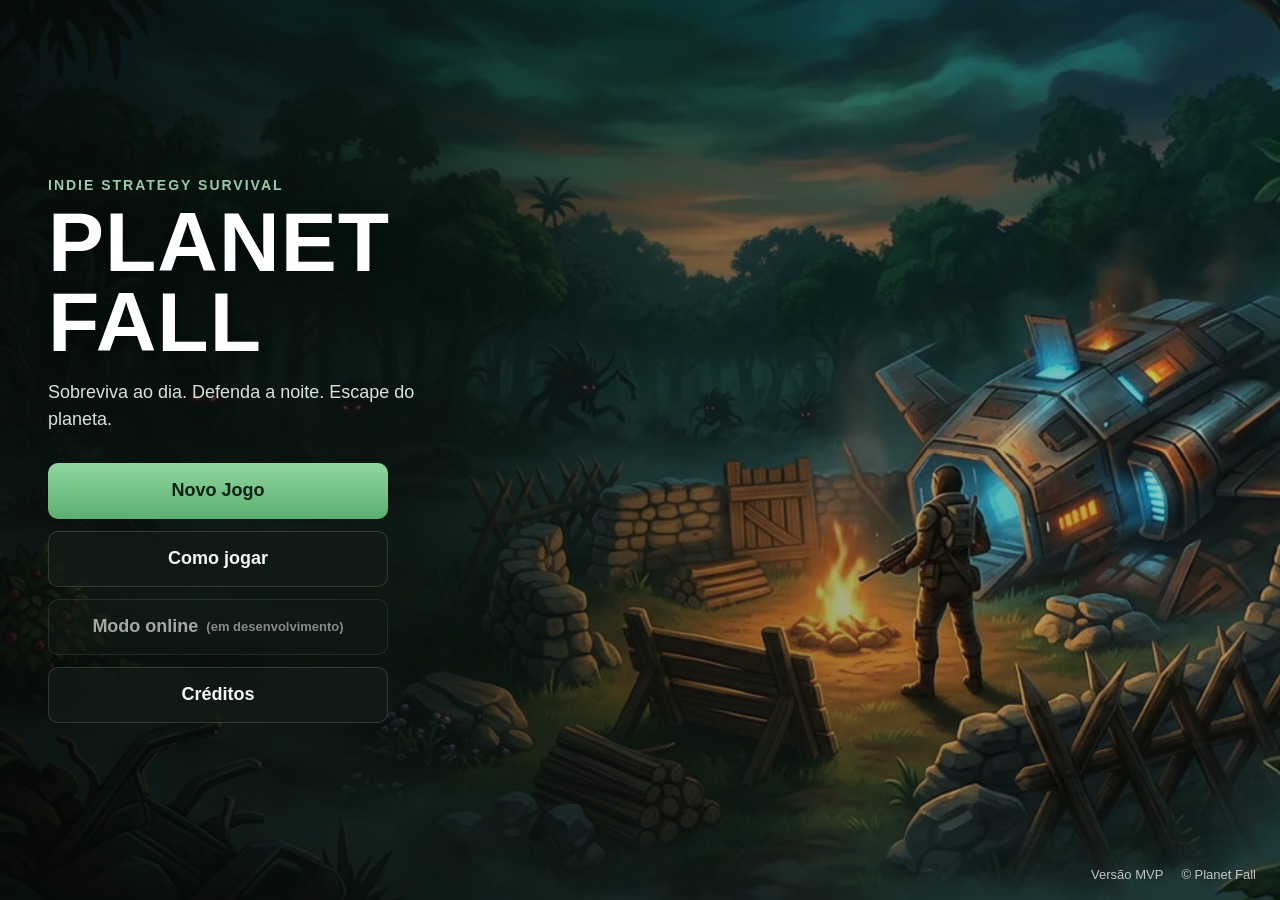
<file: index.html>
<!DOCTYPE html>
<html lang="pt-BR">
<head>
    <meta charset="UTF-8">
    <meta
        name="viewport"
        content="width=device-width, initial-scale=1.0"
    >
    <title>Planet Fall</title>
    <link rel="stylesheet" href="./css/menu.css">
</head>
<body>
    <div class="menu-screen">
        <div class="menu-background">
        <video
            id="menu-background-video"
            class="menu-background-video"
            autoplay
            muted
            loop
            playsinline
            preload="auto"
            poster="./assets/images/menu-bg.jpeg"
        >
            <source
                src="./assets/images/menu-bg.webm"
                type="video/webm"
            >

            <source
                src="./assets/images/menu-bg.mp4"
                type="video/mp4"
            >

            Seu navegador não suporta vídeo HTML5.
        </video>
    </div>

    <div class="menu-overlay"></div>

        <main class="menu-content">
            <section class="menu-panel">
                <p class="menu-tag">Indie Strategy Survival</p>
                <h1 class="game-title">Planet Fall</h1>
                <p class="game-subtitle">
                    Sobreviva ao dia. Defenda a noite. Escape do planeta.
                </p>

                <nav class="main-menu">
                    <button
                        class="menu-button primary"
                        id="new-game-button"
                    >
                        Novo Jogo
                    </button>

                    <button
                        class="menu-button"
                        id="how-to-play-button"
                    >
                        Como jogar
                    </button>

                    <button
                        class="menu-button disabled"
                        id="online-mode-button"
                        disabled
                    >
                        Modo online
                        <span>(em desenvolvimento)</span>
                    </button>

                    <button
                        class="menu-button"
                        id="credits-button"
                    >
                        Créditos
                    </button>
                </nav>
            </section>
        </main>

        <footer class="menu-footer">
            <span>Versão MVP</span>
            <span>© Planet Fall</span>
        </footer>

        <!-- Modal Como Jogar -->
        <div class="modal hidden" id="how-to-play-modal">
            <div class="modal-card">
                <button class="modal-close" data-close-modal>
                    ×
                </button>

                <h2>Como jogar</h2>

                <div class="modal-text">
                    <p>
                        <strong>Objetivo:</strong> sobreviver,
                        coletar recursos e restaurar sua nave.
                    </p>

                    <p>
                        <strong>Durante o dia:</strong> explore
                        o mapa, colete madeira, pedra, frutas e sucata.
                    </p>

                    <p>
                        <strong>Durante a noite:</strong> prepare-se
                        para ataques de criaturas hostis.
                    </p>

                    <p>
                        <strong>Controles atuais do MVP:</strong>
                    </p>

                    <ul>
                        <li>Clique em um recurso para selecioná-lo.</li>
                        <li>Clique no botão de ação para coletar.</li>
                        <li>Você pode enfileirar ações.</li>
                        <li>Use frutas e rações para recuperar energia.</li>
                    </ul>
                </div>
            </div>
        </div>

        <!-- Modal Créditos -->
        <div class="modal hidden" id="credits-modal">
            <div class="modal-card">
                <button class="modal-close" data-close-modal>
                    ×
                </button>

                <h2>Créditos</h2>

                <div class="modal-text">
                    <p><strong>Jogo:</strong> Planet Fall</p>
                    <p><strong>Desenvolvimento:</strong> Seu nome aqui</p>
                    <p><strong>Design / Conceito:</strong> Seu nome aqui</p>
                    <p><strong>Música:</strong> Main Title Theme</p>
                    <p><strong>Status:</strong> MVP em desenvolvimento</p>
                </div>
            </div>
        </div>
    </div>

    <audio
        id="menu-music"
        src="./assets/sounds/main-title.mp3"
        loop
    ></audio>

    <script>
        const howToPlayButton = document.querySelector("#how-to-play-button");
        const creditsButton = document.querySelector("#credits-button");
        const newGameButton = document.querySelector("#new-game-button");

        const howToPlayModal = document.querySelector("#how-to-play-modal");
        const creditsModal = document.querySelector("#credits-modal");

        const closeButtons = document.querySelectorAll("[data-close-modal]");
        const menuMusic = document.querySelector("#menu-music");

        function openModal(modal) {
            modal.classList.remove("hidden");
        }

        function closeModal(modal) {
            modal.classList.add("hidden");
        }

        howToPlayButton.addEventListener("click", () => {
            openModal(howToPlayModal);
        });

        creditsButton.addEventListener("click", () => {
            openModal(creditsModal);
        });

        closeButtons.forEach((button) => {
            button.addEventListener("click", () => {
                const modal = button.closest(".modal");
                closeModal(modal);
            });
        });

        document.querySelectorAll(".modal").forEach((modal) => {
            modal.addEventListener("click", (event) => {
                if (event.target === modal) {
                    closeModal(modal);
                }
            });
        });

        newGameButton.addEventListener("click", () => {
            window.location.href = "./game.html";
        });

        // Tentativa de tocar automaticamente
        menuMusic.volume = 0.45;
        menuMusic.play().catch(() => {
            // Navegadores geralmente bloqueiam autoplay sem interação.
        });

        // Garante que a música comece assim que o jogador interagir
        function startMusicOnFirstInteraction() {
            menuMusic.play().catch(() => {});
            window.removeEventListener("click", startMusicOnFirstInteraction);
            window.removeEventListener("keydown", startMusicOnFirstInteraction);
        }

        window.addEventListener("click", startMusicOnFirstInteraction);
        window.addEventListener("keydown", startMusicOnFirstInteraction);
    </script>
</body>
</html>
</file>
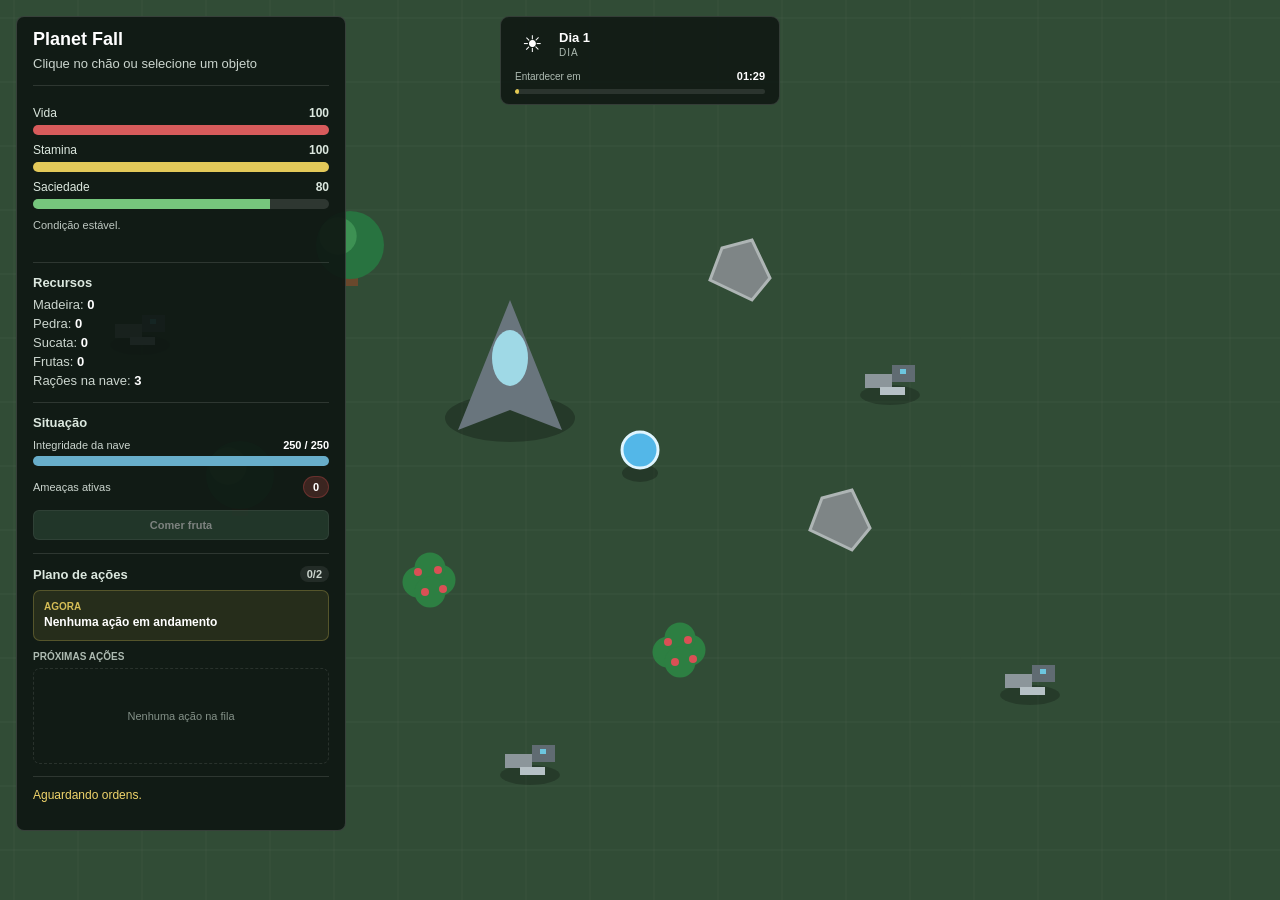
<file: game.html>
<!-- game.html -->

<!DOCTYPE html>
<html lang="pt-BR">
<head>
    <meta charset="UTF-8">

    <meta
        name="viewport"
        content="width=device-width, initial-scale=1.0"
    >

    <title>Planet Fall</title>

    <link rel="stylesheet" href="./css/style.css">
</head>

<body>
    <canvas id="game-canvas"></canvas>

    <div class="cycle-hud">
    <div class="cycle-main">
        <span
            id="cycle-icon"
            class="cycle-icon"
        >
            ☀
        </span>

        <div>
            <div
                id="day-number"
                class="cycle-day"
            >
                Dia 1
            </div>

            <div
                id="phase-name"
                class="cycle-phase"
            >
                Dia
            </div>
        </div>
    </div>

    <div class="cycle-timer">
        <span id="cycle-countdown-label">
            Entardecer em
        </span>

        <strong id="cycle-countdown">
            01:30
        </strong>
    </div>

    <div class="cycle-progress">
        <div
            id="cycle-progress-fill"
            class="cycle-progress-fill"
        ></div>
    </div>
</div>

    <div class="game-hud">
        <div class="game-title">
            Planet Fall
        </div>

        <div class="game-instructions">
            Clique no chão ou selecione um objeto
        </div>

        <div class="survival-status">
            <div class="status-header">
    <span>Vida</span>

    <strong id="health-value">
        100
    </strong>
</div>

<div class="status-bar">
    <div
        id="health-fill"
        class="status-fill health-fill"
    ></div>
</div>
            <div class="status-header">
                <span>Stamina</span>
                <strong id="stamina-value">100</strong>
            </div>

            <div class="status-bar">
                <div
                    id="stamina-fill"
                    class="status-fill stamina-fill"
                ></div>
            </div>

            <div class="status-header">
                <span>Saciedade</span>
                <strong id="satiety-value">80</strong>
            </div>

            <div class="status-bar">
                <div
                    id="satiety-fill"
                    class="status-fill satiety-fill"
                ></div>
            </div>

            <div
                id="condition-message"
                class="condition-message"
            >
                Condição estável.
            </div>
        </div>

        <div class="inventory">
            <div class="inventory-title">
                Recursos
            </div>

            <div class="inventory-item">
                Madeira:
                <strong id="wood-amount">0</strong>
            </div>

            <div class="inventory-item">
                Pedra:
                <strong id="stone-amount">0</strong>
            </div>

            <div class="inventory-item">
                Sucata:
                <strong id="scrap-amount">0</strong>
            </div>

            <div class="inventory-item">
                Frutas:
                <strong id="berries-amount">0</strong>
            </div>

            <div class="inventory-item">
                Rações na nave:
                <strong id="rations-amount">3</strong>
            </div>
        </div>

        <div class="combat-status">
    <div class="combat-status-title">
        Situação
    </div>

    <div class="combat-status-row">
        <span>Integridade da nave</span>

        <strong
            id="ship-integrity-value"
        >
            250 / 250
        </strong>
    </div>

    <div class="status-bar">
        <div
            id="ship-integrity-fill"
            class="status-fill integrity-fill"
        ></div>
    </div>

    <div class="combat-status-row threat-row">
        <span>Ameaças ativas</span>

        <strong
            id="threat-count"
        >
            0
        </strong>
    </div>
</div>

        <div class="food-actions">
            <button
                id="eat-berry-button"
                class="hud-button"
                type="button"
            >
                Comer fruta
            </button>
        </div>

        <div class="task-planner">
            <div class="task-planner-header">
                <span>Plano de ações</span>

                <strong id="queue-count">
                    0/2
                </strong>
            </div>

            <div class="current-task-card">
                <span class="task-card-label">
                    Agora
                </span>

                <strong id="current-task-label">
                    Nenhuma ação em andamento
                </strong>
            </div>

            <div class="queued-tasks-title">
                Próximas ações
            </div>

            <div
                id="task-queue-list"
                class="task-queue-list"
            >
                <div class="empty-task-queue">
                    Nenhuma ação na fila
                </div>
            </div>
        </div>

        <div
            id="task-status"
            class="task-status"
        >
            Aguardando ordens.
        </div>
    </div>

    <div
        id="resource-panel"
        class="interaction-panel hidden"
    >
        <div
            id="resource-name"
            class="interaction-name"
        >
            Recurso
        </div>

        <div
            id="resource-description"
            class="interaction-description"
        >
            Informações do recurso
        </div>

        <button
            id="resource-action-button"
            class="interaction-button"
            type="button"
        >
            Coletar
        </button>
    </div>

    <div
    id="spaceship-panel"
    class="interaction-panel spaceship-panel hidden"
>
    <div class="interaction-name">
        Nave danificada
    </div>

    <div class="interaction-description">
        Sua nave é o ponto central da sobrevivência.
        Restaure seus sistemas para conseguir escapar
        deste planeta.
    </div>

    <div class="ship-info">
        <span>Rações disponíveis</span>

        <strong id="ship-rations-amount">
            3
        </strong>
    </div>

    <div class="ship-actions">
        <button
            id="rest-button"
            class="interaction-button"
            type="button"
        >
            Descansar
        </button>

        <button
            id="ship-eat-ration-button"
            class="interaction-button secondary"
            type="button"
        >
            Comer ração
        </button>
    </div>

    <div class="ship-modules">
        <div class="ship-modules-header">
            Sistemas da nave
        </div>

        <div
            id="generator-module"
            class="ship-module"
        >
            <div class="ship-module-header">
                <strong>
                    Gerador
                </strong>

                <span
                    id="generator-status"
                    class="module-status damaged"
                >
                    Danificado
                </span>
            </div>

            <p>
                Restaura a alimentação elétrica
                básica da nave.
            </p>

            <div class="module-requirements">
                <span>
                    Sucata:
                    <strong
                        id="generator-scrap-requirement"
                    >
                        0/6
                    </strong>
                </span>

                <span>
                    Stamina:
                    <strong>15</strong>
                </span>
            </div>

            <button
                id="repair-generator-button"
                class="module-action-button"
                type="button"
            >
                Reparar Gerador
            </button>
        </div>

        <div
            id="radar-module"
            class="ship-module locked"
        >
            <div class="ship-module-header">
                <strong>
                    Radar
                </strong>

                <span
                    id="radar-status"
                    class="module-status locked"
                >
                    Bloqueado
                </span>
            </div>

            <p>
                Detecta ameaças e pontos
                de interesse no planeta.
            </p>

            <div
                id="radar-message"
                class="module-lock-message"
            >
                Repare o Gerador para desbloquear.
            </div>
        </div>

        <div
            id="engine-module"
            class="ship-module locked"
        >
            <div class="ship-module-header">
                <strong>
                    Motor
                </strong>

                <span
                    id="engine-status"
                    class="module-status locked"
                >
                    Bloqueado
                </span>
            </div>

            <p>
                Sistema principal necessário
                para deixar o planeta.
            </p>

            <div class="module-lock-message">
                Ainda não disponível.
            </div>
        </div>
    </div>
</div>

<div
    id="game-over-overlay"
    class="game-over-overlay hidden"
>
    <div class="game-over-card">
        <div class="game-over-kicker">
            FIM DA RUN
        </div>

        <h1 id="game-over-title">
            Você morreu
        </h1>

        <p id="game-over-message">
            A expedição terminou.
        </p>

        <div class="game-over-actions">
            <button
                id="restart-game-button"
                type="button"
                class="game-over-button primary"
            >
                Tentar novamente
            </button>

            <button
                id="return-menu-button"
                type="button"
                class="game-over-button"
            >
                Voltar ao menu
            </button>
        </div>
    </div>
</div>

    <script
        type="module"
        src="./src/main.js"
    ></script>
</body>
</html>
</file>
<file: css/menu.css>
* {
    box-sizing: border-box;
}

html,
body {
    width: 100%;
    height: 100%;
    margin: 0;

    font-family: Arial, Helvetica, sans-serif;
    background-color: #0b100d;
    color: #ffffff;
}

body {
    overflow: hidden;
}

button {
    font: inherit;
}

.menu-screen {
    position: relative;
    width: 100%;
    height: 100vh;
    overflow: hidden;
}

.menu-background {
    position: absolute;
    inset: 0;
    z-index: 0;

    width: 100%;
    height: 100%;

    overflow: hidden;
    background-color: #0b100d;
}

.menu-background-video {
    display: block;

    width: 100%;
    height: 100%;

    object-fit: cover;
    object-position: center;

    transform: scale(1.03);
}

.menu-overlay {
    position: absolute;
    inset: 0;
    z-index: 1;

    pointer-events: none;

    background:
        linear-gradient(
            90deg,
            rgba(6, 10, 8, 0.82) 0%,
            rgba(8, 14, 10, 0.72) 32%,
            rgba(9, 15, 12, 0.38) 58%,
            rgba(9, 15, 12, 0.18) 100%
        );
}

.menu-content {
    position: relative;
    z-index: 2;

    display: flex;
    align-items: center;

    width: 100%;
    height: 100%;
    padding: 48px;
}

.menu-panel {
    width: 100%;
    max-width: 460px;
}

.menu-tag {
    margin: 0 0 10px 0;

    color: #9bc9ad;
    font-size: 14px;
    font-weight: bold;
    letter-spacing: 2px;
    text-transform: uppercase;
}

.game-title {
    margin: 0;

    font-size: clamp(48px, 8vw, 84px);
    font-weight: 800;
    line-height: 0.95;
    letter-spacing: 1px;
    text-transform: uppercase;

    text-shadow:
        0 6px 18px rgba(0, 0, 0, 0.45);
}

.game-subtitle {
    max-width: 420px;
    margin: 16px 0 30px 0;

    color: #d7e4dc;
    font-size: 18px;
    line-height: 1.5;
}

.main-menu {
    display: flex;
    flex-direction: column;
    gap: 12px;

    width: 100%;
    max-width: 340px;
}

.menu-button {
    display: flex;
    align-items: center;
    justify-content: center;

    min-height: 56px;
    padding: 14px 18px;

    color: #f5f7f5;
    background: rgba(19, 28, 22, 0.78);

    border: 1px solid rgba(255, 255, 255, 0.14);
    border-radius: 10px;

    font-size: 18px;
    font-weight: 700;
    text-align: center;

    cursor: pointer;
    transition:
        transform 0.15s ease,
        background 0.15s ease,
        border-color 0.15s ease;
}

.menu-button:hover:not(:disabled) {
    transform: translateX(4px);
    background: rgba(32, 46, 37, 0.92);
    border-color: rgba(151, 211, 168, 0.5);
}

.menu-button.primary {
    background: linear-gradient(
        180deg,
        #8fd7a1 0%,
        #5cae70 100%
    );

    color: #102116;
    border: none;
}

.menu-button.primary:hover {
    background: linear-gradient(
        180deg,
        #a2e7b3 0%,
        #69bc7c 100%
    );
}

.menu-button.disabled {
    opacity: 0.65;
    cursor: not-allowed;
}

.menu-button span {
    margin-left: 8px;
    font-size: 13px;
    font-weight: 600;
    opacity: 0.8;
}

.menu-footer {
    position: absolute;
    right: 24px;
    bottom: 18px;
    z-index: 2;

    display: flex;
    gap: 18px;

    color: rgba(255, 255, 255, 0.72);
    font-size: 13px;
}

.modal {
    position: fixed;
    inset: 0;
    z-index: 10;

    display: flex;
    align-items: center;
    justify-content: center;
    padding: 24px;

    background: rgba(4, 8, 6, 0.72);
    backdrop-filter: blur(6px);
}

.modal.hidden {
    display: none;
}

.modal-card {
    position: relative;

    width: 100%;
    max-width: 700px;
    max-height: 85vh;
    overflow-y: auto;

    padding: 28px 28px 24px 28px;

    background: rgba(15, 22, 18, 0.96);
    border: 1px solid rgba(255, 255, 255, 0.12);
    border-radius: 16px;
    box-shadow: 0 20px 60px rgba(0, 0, 0, 0.45);
}

.modal-card h2 {
    margin-top: 0;
    margin-bottom: 18px;

    font-size: 30px;
}

.modal-text {
    color: #d4dfd8;
    font-size: 16px;
    line-height: 1.65;
}

.modal-text ul {
    padding-left: 20px;
}

.modal-close {
    position: absolute;
    top: 14px;
    right: 14px;

    width: 40px;
    height: 40px;

    color: #ffffff;
    background: rgba(255, 255, 255, 0.08);

    border: none;
    border-radius: 50%;

    font-size: 24px;
    line-height: 1;

    cursor: pointer;
}

.modal-close:hover {
    background: rgba(255, 255, 255, 0.16);
}

@media (max-width: 768px) {
    .menu-content {
        align-items: flex-end;
        padding: 24px;
    }

    .menu-panel {
        max-width: 100%;
    }

    .game-subtitle {
        font-size: 16px;
    }

    .main-menu {
        max-width: 100%;
    }

    .menu-button {
        min-height: 52px;
        font-size: 17px;
    }

    .menu-footer {
        left: 24px;
        right: auto;
        bottom: 14px;

        flex-direction: column;
        gap: 4px;
    }
}
</file>
<file: css/style.css>
/* css/style.css */

* {
    box-sizing: border-box;
}

html,
body {
    width: 100%;
    height: 100%;
    margin: 0;

    font-family: Arial, Helvetica, sans-serif;

    background-color: #101713;
    color: #ffffff;

    overflow: hidden;
}

button {
    font: inherit;
}

#game-canvas {
    display: block;

    width: 100%;
    height: 100%;

    cursor: crosshair;
}

.game-hud {
    position: absolute;
    top: 16px;
    left: 16px;

    width: 330px;
    max-width: calc(100vw - 32px);
    max-height: calc(100vh - 32px);

    padding: 12px 16px;

    overflow-y: auto;

    color: #ffffff;
    background-color: rgba(15, 23, 19, 0.92);

    border: 1px solid rgba(255, 255, 255, 0.16);
    border-radius: 8px;

    pointer-events: auto;
    user-select: none;
}

.game-title {
    margin-bottom: 6px;

    font-size: 18px;
    font-weight: bold;
}

.game-instructions {
    color: #cbd5ce;

    font-size: 13px;
}

.survival-status {
    margin-top: 14px;
    padding-top: 12px;

    border-top: 1px solid rgba(255, 255, 255, 0.12);
}

.status-header {
    display: flex;
    justify-content: space-between;

    margin-top: 8px;
    margin-bottom: 5px;

    color: #dce8df;

    font-size: 12px;
}

.status-bar {
    width: 100%;
    height: 10px;

    overflow: hidden;

    background-color: rgba(255, 255, 255, 0.12);

    border-radius: 999px;
}

.status-fill {
    width: 100%;
    height: 100%;

    transition:
        width 0.15s ease,
        background-color 0.15s ease;
}

.stamina-fill {
    background-color: #e3c959;
}

.satiety-fill {
    background-color: #76c77d;
}

.status-fill.warning {
    background-color: #d99445;
}

.status-fill.critical {
    background-color: #d65353;
}

.condition-message {
    min-height: 30px;

    margin-top: 9px;

    color: #bfc9c2;

    font-size: 11px;
    line-height: 1.35;
}

.inventory {
    margin-top: 14px;
    padding-top: 12px;

    border-top: 1px solid rgba(255, 255, 255, 0.12);
}

.inventory-title {
    margin-bottom: 7px;

    color: #dce8df;

    font-size: 13px;
    font-weight: bold;
}

.inventory-item {
    margin-top: 4px;

    color: #cbd5ce;

    font-size: 13px;
}

.inventory-item strong {
    color: #ffffff;
}

.food-actions {
    display: grid;
    grid-template-columns: 1fr;

    gap: 7px;

    margin-top: 12px;
}

.hud-button {
    width: 100%;

    padding: 8px 10px;

    color: #ffffff;
    background-color: #365743;

    border: 1px solid rgba(255, 255, 255, 0.15);
    border-radius: 6px;

    font-size: 11px;
    font-weight: bold;

    cursor: pointer;
}

.hud-button:hover:not(:disabled) {
    background-color: #467056;
}

.hud-button:disabled {
    cursor: not-allowed;

    opacity: 0.45;
}

.task-planner {
    margin-top: 13px;
    padding-top: 12px;

    border-top: 1px solid rgba(255, 255, 255, 0.12);
}

.task-planner-header {
    display: flex;
    align-items: center;
    justify-content: space-between;

    margin-bottom: 8px;

    color: #dce8df;

    font-size: 13px;
    font-weight: bold;
}

#queue-count {
    padding: 2px 7px;

    color: #cbd5ce;
    background-color: rgba(255, 255, 255, 0.08);

    border-radius: 999px;

    font-size: 11px;
}

.current-task-card {
    display: flex;
    flex-direction: column;
    justify-content: center;

    min-height: 51px;

    padding: 9px 10px;

    background-color: rgba(227, 201, 89, 0.1);

    border: 1px solid rgba(227, 201, 89, 0.25);
    border-radius: 7px;
}

.task-card-label {
    margin-bottom: 3px;

    color: #d5bd56;

    font-size: 10px;
    font-weight: bold;

    text-transform: uppercase;
}

#current-task-label {
    color: #ffffff;

    font-size: 12px;
    line-height: 1.3;
}

.queued-tasks-title {
    margin-top: 10px;
    margin-bottom: 6px;

    color: #aebbb2;

    font-size: 10px;
    font-weight: bold;

    text-transform: uppercase;
}

.task-queue-list {
    display: flex;
    flex-direction: column;

    gap: 6px;

    min-height: 96px;
}

.queued-task-item {
    display: flex;
    align-items: center;

    gap: 8px;

    min-height: 45px;

    padding: 6px 7px;

    background-color: rgba(255, 255, 255, 0.055);

    border: 1px solid rgba(255, 255, 255, 0.1);
    border-radius: 7px;
}

.queued-task-position {
    display: flex;
    align-items: center;
    justify-content: center;

    flex-shrink: 0;

    width: 22px;
    height: 22px;

    color: #cbd5ce;
    background-color: rgba(255, 255, 255, 0.09);

    border-radius: 50%;

    font-size: 10px;
    font-weight: bold;
}

.queued-task-content {
    display: flex;
    flex: 1;
    flex-direction: column;

    min-width: 0;
}

.queued-task-content strong {
    overflow: hidden;

    color: #ffffff;

    font-size: 11px;
    line-height: 1.25;

    text-overflow: ellipsis;
    white-space: nowrap;
}

.queued-task-content small {
    margin-top: 2px;

    color: #99a79e;

    font-size: 10px;
}

.remove-queued-task {
    display: flex;
    align-items: center;
    justify-content: center;

    flex-shrink: 0;

    width: 26px;
    height: 26px;

    padding: 0;

    color: #f1bbbb;
    background-color: rgba(203, 82, 82, 0.12);

    border: 1px solid rgba(203, 82, 82, 0.25);
    border-radius: 5px;

    font-size: 14px;
    font-weight: bold;

    cursor: pointer;
}

.remove-queued-task:hover {
    color: #ffffff;
    background-color: rgba(203, 82, 82, 0.32);
}

.empty-task-queue {
    display: flex;
    align-items: center;
    justify-content: center;

    min-height: 96px;

    color: #849188;

    font-size: 11px;

    border: 1px dashed rgba(255, 255, 255, 0.1);
    border-radius: 7px;
}

.task-status {
    min-height: 42px;

    margin-top: 12px;
    padding-top: 10px;

    color: #f1d56b;

    font-size: 12px;
    line-height: 1.35;

    border-top: 1px solid rgba(255, 255, 255, 0.12);
}

.interaction-panel {
    position: absolute;
    right: 20px;
    bottom: 20px;

    width: 300px;

    padding: 18px;

    color: #ffffff;
    background-color: rgba(15, 23, 19, 0.96);

    border: 1px solid rgba(255, 255, 255, 0.18);
    border-radius: 10px;

    box-shadow:
        0 10px 30px
        rgba(0, 0, 0, 0.35);
}

.interaction-panel.hidden {
    display: none;
}

.interaction-name {
    margin-bottom: 7px;

    font-size: 18px;
    font-weight: bold;
}

.interaction-description {
    margin-bottom: 15px;

    color: #cbd5ce;

    font-size: 13px;
    line-height: 1.4;
}

.interaction-button {
    width: 100%;

    margin-top: 8px;
    padding: 11px 14px;

    color: #102318;
    background-color: #8ed49f;

    border: none;
    border-radius: 7px;

    font-size: 14px;
    font-weight: bold;

    cursor: pointer;
}

.interaction-button.secondary {
    color: #ffffff;
    background-color: #365743;

    border: 1px solid rgba(255, 255, 255, 0.15);
}

.interaction-button:hover:not(:disabled) {
    filter: brightness(1.08);
}

.interaction-button:disabled {
    cursor: not-allowed;

    opacity: 0.45;
}

.ship-info {
    display: flex;
    align-items: center;
    justify-content: space-between;

    margin-bottom: 10px;

    padding: 9px 10px;

    color: #cbd5ce;
    background-color: rgba(255, 255, 255, 0.06);

    border-radius: 6px;

    font-size: 12px;
}

.ship-info strong {
    color: #ffffff;
}

.spaceship-panel {
    width: 330px;
    max-height: calc(100vh - 40px);

    overflow-y: auto;
}

.ship-actions {
    margin-bottom: 16px;
}

.ship-modules {
    margin-top: 18px;
    padding-top: 16px;

    border-top: 1px solid
        rgba(255, 255, 255, 0.12);
}

.ship-modules-header {
    margin-bottom: 10px;

    color: #dce8df;

    font-size: 12px;
    font-weight: bold;

    letter-spacing: 1px;

    text-transform: uppercase;
}

.ship-module {
    margin-top: 9px;
    padding: 11px;

    background-color:
        rgba(255, 255, 255, 0.055);

    border: 1px solid
        rgba(255, 255, 255, 0.1);

    border-radius: 8px;
}

.ship-module.locked {
    opacity: 0.58;
}

.ship-module-header {
    display: flex;
    align-items: center;
    justify-content: space-between;

    gap: 10px;
}

.ship-module-header strong {
    color: #ffffff;

    font-size: 13px;
}

.ship-module p {
    margin: 7px 0 9px 0;

    color: #aebbb2;

    font-size: 11px;
    line-height: 1.4;
}

.module-status {
    padding: 3px 7px;

    border-radius: 999px;

    font-size: 9px;
    font-weight: bold;

    text-transform: uppercase;
}

.module-status.damaged {
    color: #ffd19b;

    background-color:
        rgba(217, 148, 69, 0.18);
}

.module-status.repairing {
    color: #f4df85;

    background-color:
        rgba(227, 201, 89, 0.18);
}

.module-status.repaired {
    color: #a7e9b7;

    background-color:
        rgba(91, 190, 117, 0.18);
}

.module-status.available {
    color: #9fdaec;

    background-color:
        rgba(83, 183, 232, 0.16);
}

.module-status.locked {
    color: #a9b0ac;

    background-color:
        rgba(255, 255, 255, 0.08);
}

.module-requirements {
    display: flex;
    justify-content: space-between;

    gap: 8px;

    margin-top: 8px;

    color: #aebbb2;

    font-size: 10px;
}

.module-requirements strong {
    color: #ffffff;
}

.module-action-button {
    width: 100%;

    margin-top: 10px;
    padding: 9px 10px;

    color: #102318;
    background-color: #8ed49f;

    border: 0;
    border-radius: 6px;

    font-size: 11px;
    font-weight: bold;

    cursor: pointer;
}

.module-action-button:hover:not(:disabled) {
    filter: brightness(1.08);
}

.module-action-button:disabled {
    cursor: not-allowed;

    opacity: 0.45;
}

.module-lock-message {
    padding: 6px 8px;

    color: #89958d;

    background-color:
        rgba(0, 0, 0, 0.12);

    border-radius: 5px;

    font-size: 10px;
}

.cycle-hud {
    position: absolute;
    top: 16px;
    left: 50%;
    z-index: 5;

    width: 280px;

    padding: 10px 14px;

    color: #ffffff;
    background-color:
        rgba(15, 23, 19, 0.88);

    border:
        1px solid
        rgba(255, 255, 255, 0.14);

    border-radius: 9px;

    transform:
        translateX(-50%);

    user-select: none;
    pointer-events: none;
}

.cycle-main {
    display: flex;
    align-items: center;

    gap: 10px;
}

.cycle-icon {
    display: flex;
    align-items: center;
    justify-content: center;

    width: 34px;
    height: 34px;

    font-size: 23px;
}

.cycle-day {
    color: #ffffff;

    font-size: 13px;
    font-weight: bold;
}

.cycle-phase {
    margin-top: 2px;

    color: #aebbb2;

    font-size: 10px;
    text-transform: uppercase;
    letter-spacing: 1px;
}

.cycle-timer {
    display: flex;
    align-items: center;
    justify-content: space-between;

    margin-top: 9px;

    color: #aebbb2;

    font-size: 10px;
}

.cycle-timer strong {
    color: #ffffff;

    font-size: 11px;
}

.cycle-progress {
    width: 100%;
    height: 5px;

    margin-top: 7px;

    overflow: hidden;

    background-color:
        rgba(255, 255, 255, 0.1);

    border-radius: 999px;
}

.cycle-progress-fill {
    width: 0%;
    height: 100%;

    background-color: #e5c952;

    border-radius: 999px;

    transition: width 0.1s linear;
}

body.night-phase
.cycle-progress-fill {
    background-color: #7898cc;
}

body.dusk-phase
.cycle-progress-fill {
    background-color: #d69356;
}

body.dawn-phase
.cycle-progress-fill {
    background-color: #c4a87b;
}

.health-fill {
    background-color: #d85b5b;
}

.integrity-fill {
    background-color: #68aeca;
}

.combat-status {
    margin-top: 14px;
    padding-top: 12px;

    border-top:
        1px solid
        rgba(255, 255, 255, 0.12);
}

.combat-status-title {
    margin-bottom: 9px;

    color: #dce8df;

    font-size: 13px;
    font-weight: bold;
}

.combat-status-row {
    display: flex;
    align-items: center;
    justify-content: space-between;

    margin-bottom: 5px;

    color: #cbd5ce;

    font-size: 11px;
}

.combat-status-row strong {
    color: #ffffff;
}

.threat-row {
    margin-top: 10px;
    margin-bottom: 0;
}

#threat-count {
    display: flex;
    align-items: center;
    justify-content: center;

    min-width: 26px;
    height: 22px;

    padding: 0 7px;

    color: #ffffff;
    background-color:
        rgba(207, 76, 76, 0.22);

    border:
        1px solid
        rgba(207, 76, 76, 0.3);

    border-radius: 999px;
}

.game-over-overlay {
    position: fixed;
    inset: 0;
    z-index: 100;

    display: flex;
    align-items: center;
    justify-content: center;

    padding: 24px;

    background:
        rgba(5, 8, 7, 0.82);

    backdrop-filter:
        blur(7px);
}

.game-over-overlay.hidden {
    display: none;
}

.game-over-card {
    width: 100%;
    max-width: 460px;

    padding: 34px;

    text-align: center;

    color: #ffffff;

    background:
        rgba(17, 25, 20, 0.98);

    border:
        1px solid
        rgba(255, 255, 255, 0.14);

    border-radius: 16px;

    box-shadow:
        0 24px 80px
        rgba(0, 0, 0, 0.55);
}

.game-over-kicker {
    margin-bottom: 8px;

    color: #d96565;

    font-size: 11px;
    font-weight: bold;

    letter-spacing: 2px;
}

.game-over-card h1 {
    margin:
        0 0 12px 0;

    font-size: 36px;
}

.game-over-card p {
    margin:
        0 0 26px 0;

    color: #bac5bd;

    font-size: 14px;
    line-height: 1.5;
}

.game-over-actions {
    display: grid;

    gap: 9px;
}

.game-over-button {
    width: 100%;

    padding: 12px 14px;

    color: #ffffff;

    background:
        rgba(255, 255, 255, 0.08);

    border:
        1px solid
        rgba(255, 255, 255, 0.12);

    border-radius: 8px;

    font-weight: bold;

    cursor: pointer;
}

.game-over-button.primary {
    color: #102318;

    background:
        #8ed49f;

    border: none;
}

.game-over-button:hover {
    filter:
        brightness(1.08);
}
</file>
